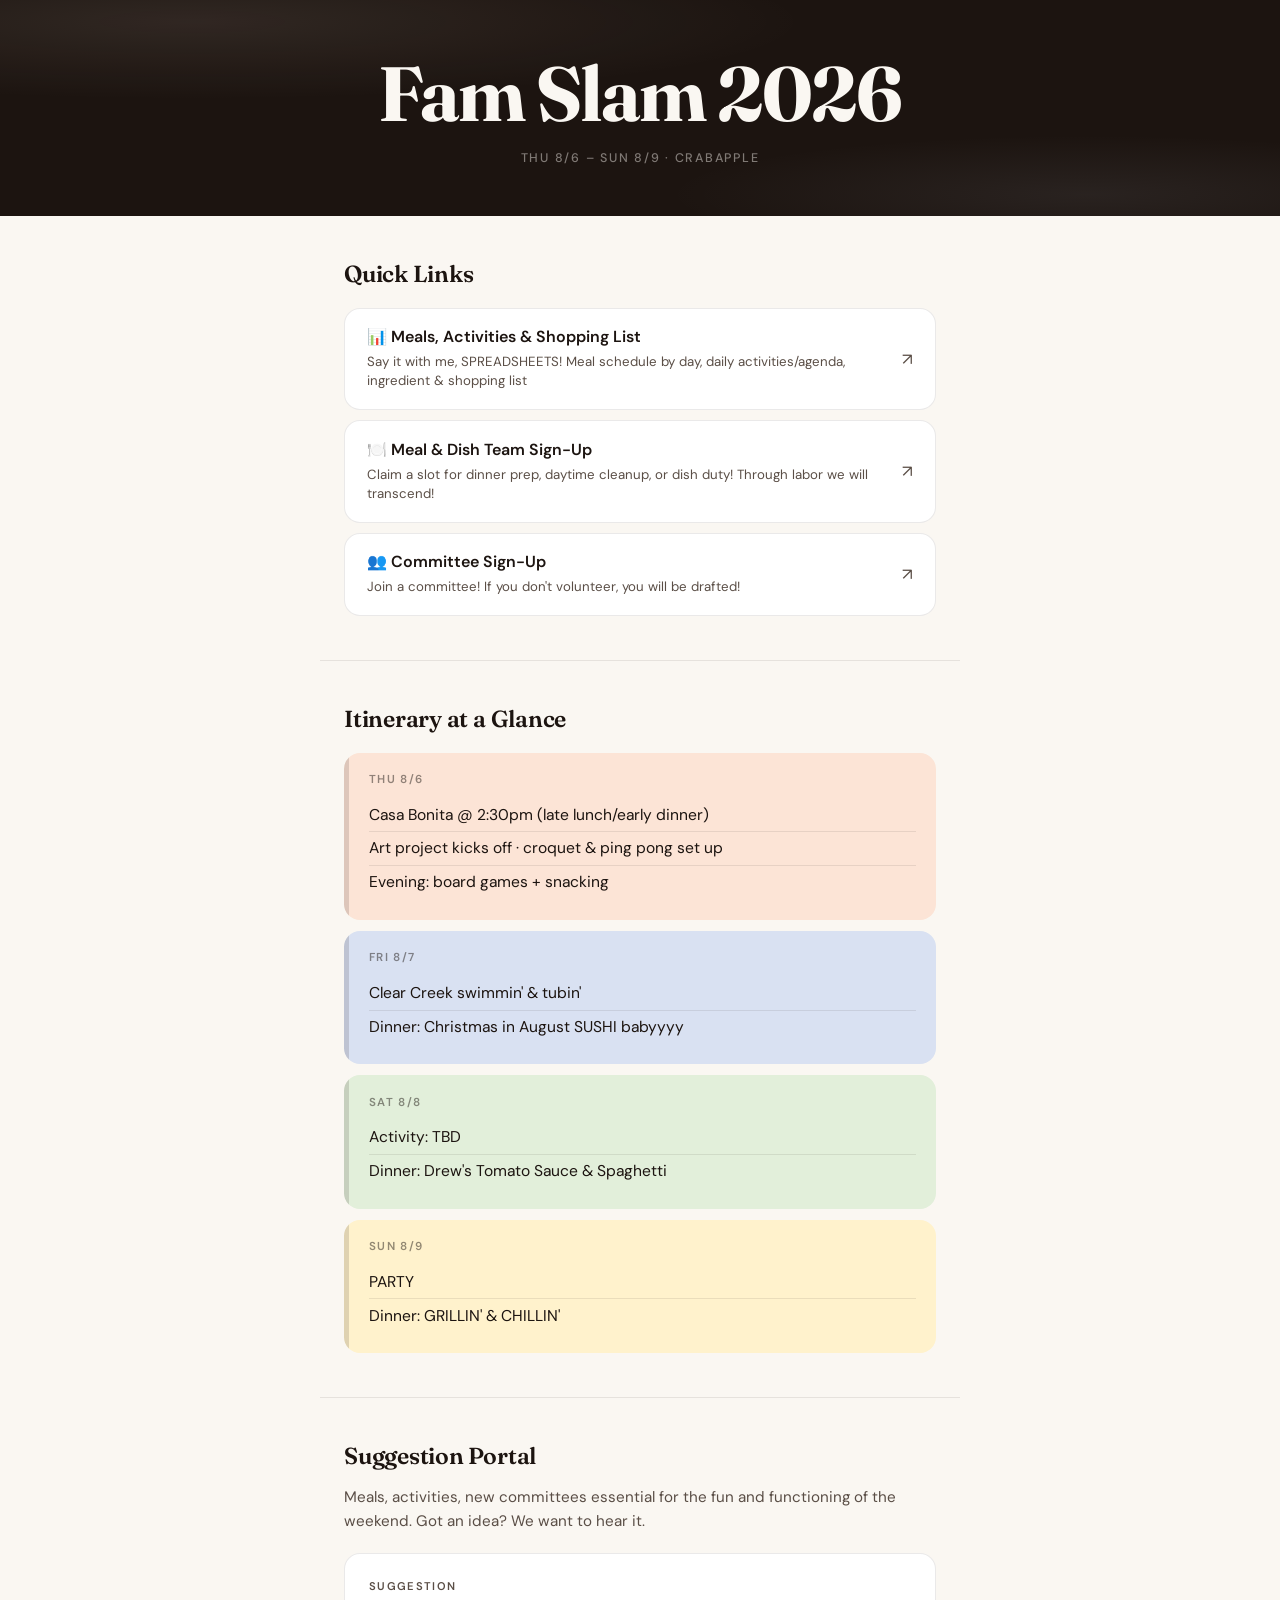
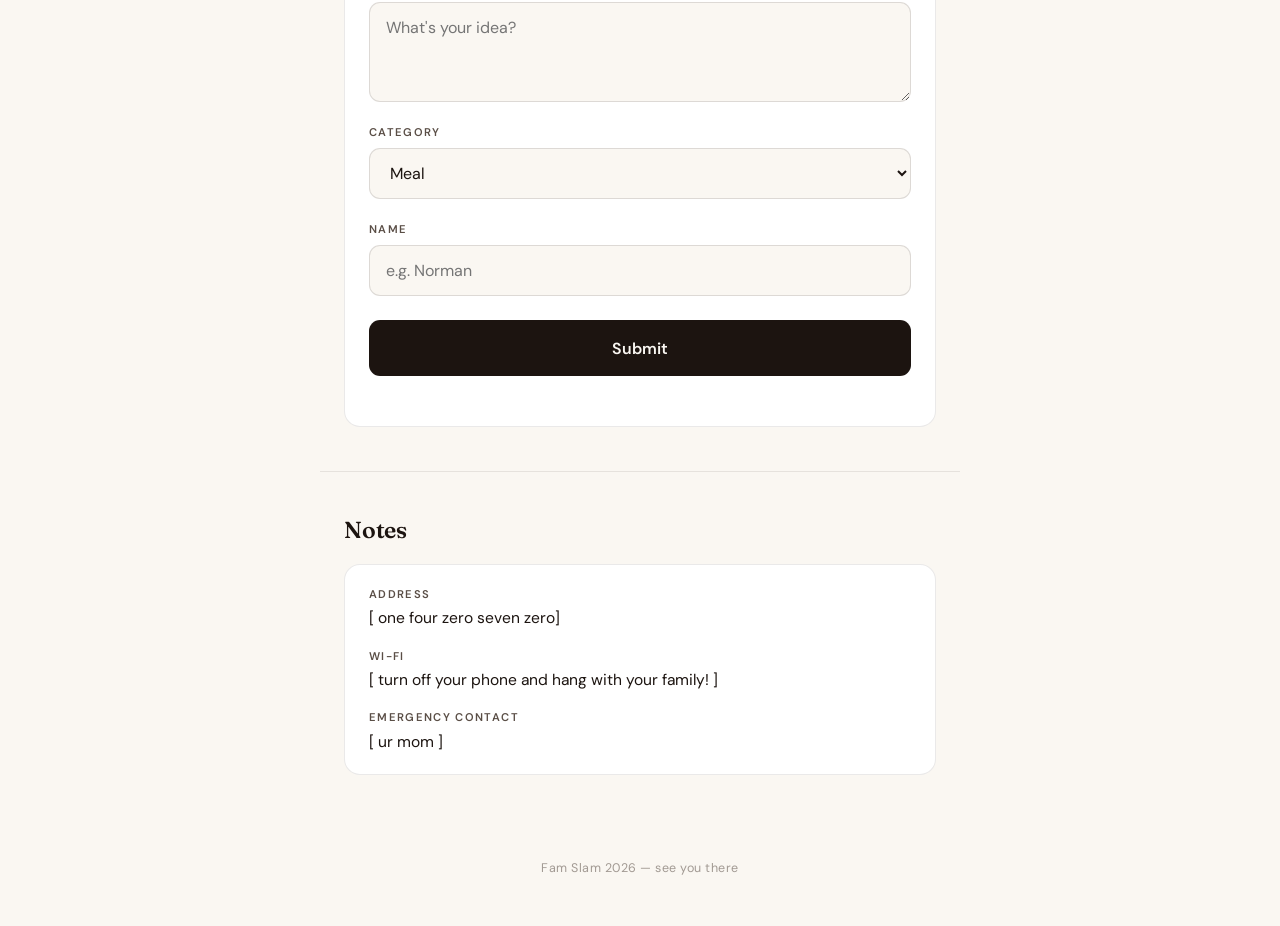
<file: index.html>
<!DOCTYPE html>
<html lang="en">
<head>
  <meta charset="UTF-8">
  <meta name="viewport" content="width=device-width, initial-scale=1.0">
  <title>Fam Slam 2026</title>
  <link rel="preconnect" href="https://fonts.googleapis.com">
  <link rel="preconnect" href="https://fonts.gstatic.com" crossorigin>
  <link rel="stylesheet" href="https://fonts.googleapis.com/css2?family=DM+Sans:wght@400;500;600&family=Fraunces:ital,opsz,wght@0,9..144,600;0,9..144,700;1,9..144,400&display=swap">
  <link rel="stylesheet" href="css/style.css">

  <!-- Favicon -->
  <link rel="icon" href="images/marva-favicon.png" type="image/png">
  <link rel="apple-touch-icon" href="images/marva-favicon.png">

  <!-- Link preview (iMessage, etc.) -->
  <meta property="og:type" content="website">
  <meta property="og:title" content="Fam Slam 2026">
  <meta property="og:description" content="Parrish Family Reunion · Aug 6–9, 2026 · Crabapple">
  <meta property="og:image" content="https://pleadthefish.github.io/fam-slam-2026/images/preview.png">
  <meta property="og:url" content="https://pleadthefish.github.io/fam-slam-2026/">
</head>
<body>

  <header>
    <h1>Fam Slam 2026</h1>
    <p class="event-meta">Thu 8/6 – Sun 8/9 &middot; Crabapple</p>
  </header>

  <main>

    <section id="quick-links">
      <h2>Quick Links</h2>
      <div class="link-cards" id="link-cards">
        <!-- Populated by js/main.js -->
      </div>
    </section>

    <section id="itinerary">
      <h2>Itinerary at a Glance</h2>
      <div class="itinerary-grid" id="itinerary-days">
        <!-- Populated by js/main.js -->
      </div>
    </section>

    <section id="suggestions">
      <h2>Suggestion Portal</h2>
      <p class="section-description">Meals, activities, new committees essential for the fun and functioning of the weekend. Got an idea? We want to hear it.</p>
      <form id="suggestion-form" novalidate>
        <label for="suggestion">Suggestion</label>
        <textarea id="suggestion" name="suggestion" placeholder="What's your idea?" required></textarea>

        <label for="category">Category</label>
        <select id="category" name="category" required>
          <option value="Meal">Meal</option>
          <option value="Activity">Activity</option>
          <option value="Committee">Committee</option>
          <option value="Other">Other</option>
        </select>

        <label for="initials">Name</label>
        <input type="text" id="initials" name="initials" placeholder="e.g. Norman" required>

        <button type="submit">Submit</button>
        <p id="form-status" role="status" aria-live="polite"></p>
      </form>
    </section>

    <section id="suggestions-ticker" style="display:none">
      <h2>What the fam is thinking</h2>
      <div class="ticker-wrap">
        <div class="ticker-track" id="ticker-track"></div>
      </div>
      <a href="suggestions.html" class="ticker-cta">See all &amp; vote →</a>
    </section>

    <section id="notes">
      <h2>Notes</h2>
      <div id="notes-content">
        <!-- Populated by js/main.js -->
      </div>
    </section>

  </main>

  <footer>
    Fam Slam 2026 &mdash; see you there
  </footer>

  <script src="js/main.js"></script>
</body>
</html>
</file>
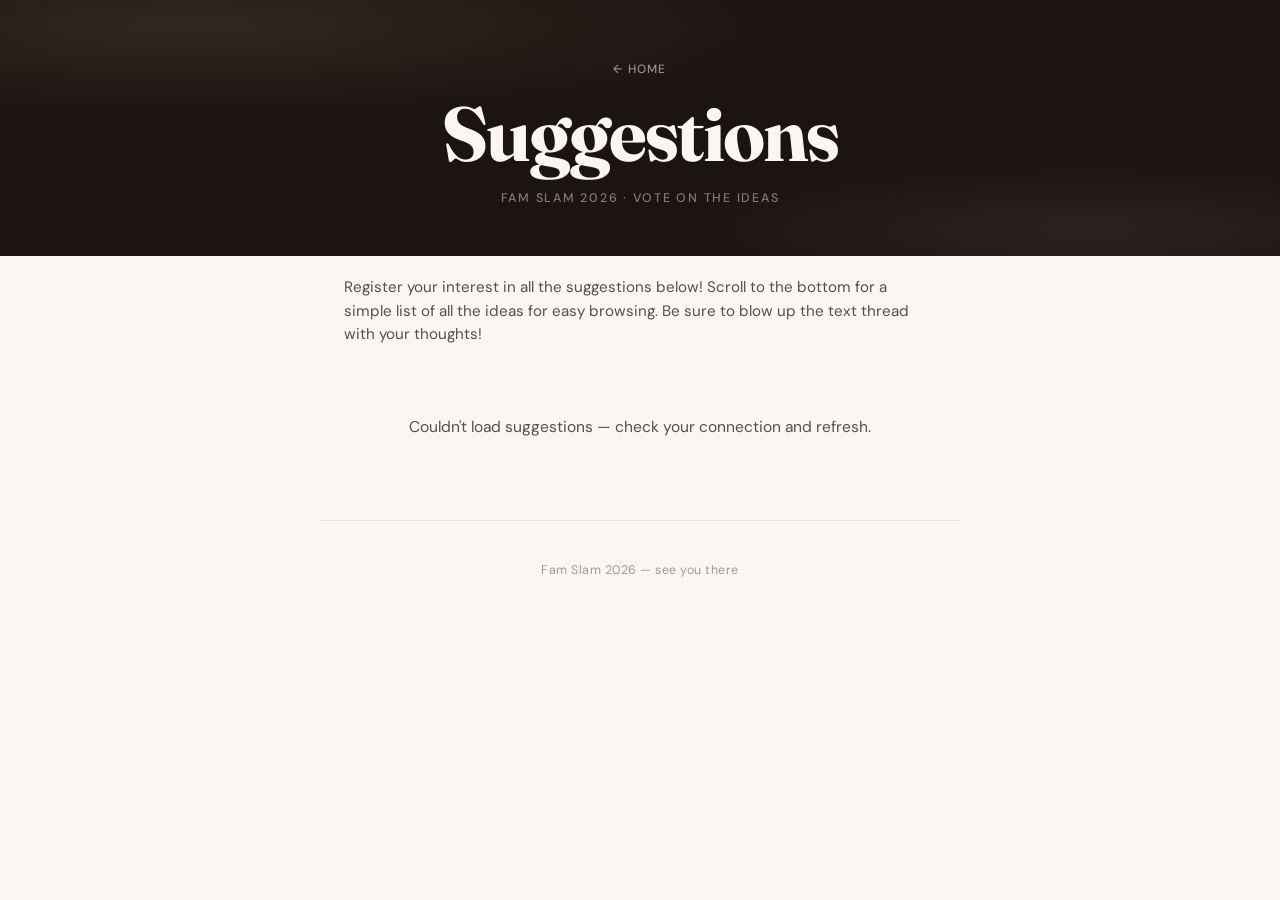
<file: suggestions.html>
<!DOCTYPE html>
<html lang="en">
<head>
  <meta charset="UTF-8">
  <meta name="viewport" content="width=device-width, initial-scale=1.0">
  <title>Suggestions — Fam Slam 2026</title>
  <link rel="preconnect" href="https://fonts.googleapis.com">
  <link rel="preconnect" href="https://fonts.gstatic.com" crossorigin>
  <link rel="stylesheet" href="https://fonts.googleapis.com/css2?family=DM+Sans:wght@400;500;600&family=Fraunces:ital,opsz,wght@0,9..144,600;0,9..144,700;1,9..144,400&display=swap">
  <link rel="stylesheet" href="css/style.css">
  <link rel="stylesheet" href="css/suggestions.css">
  <link rel="icon" href="images/marva-favicon.png" type="image/png">
  <link rel="apple-touch-icon" href="images/marva-favicon.png">
</head>
<body>

  <header>
    <a href="index.html" class="back-link">← Home</a>
    <h1>Suggestions</h1>
    <p class="event-meta">Fam Slam 2026 · Vote on the ideas</p>
  </header>

  <main>
    <section id="suggestions-list">
      <p class="section-description">Register your interest in all the suggestions below! Scroll to the bottom for a simple list of all the ideas for easy browsing. Be sure to blow up the text thread with your thoughts!</p>
      <div id="suggestions-container">
        <p class="loading-state">Loading suggestions…</p>
      </div>
    </section>

    <section id="suggestions-index" style="display:none">
      <h2>All Suggestions</h2>
      <ul id="suggestions-index-list"></ul>
    </section>
  </main>

  <footer>
    Fam Slam 2026 &mdash; see you there
  </footer>

  <script src="js/suggestions.js"></script>
</body>
</html>
</file>
<file: css/style.css>
/* ── Custom Properties ───────────────────────────────────── */
:root {
  --cream:        #FAF7F2;
  --ink:          #1C1410;
  --ink-mid:      #5A4E46;
  --ink-faint:    rgba(28, 20, 16, 0.38);
  --border:       rgba(28, 20, 16, 0.09);
  --white:        #FFFFFF;
  --radius-card:  16px;
  --radius-input: 11px;
  --font-display: 'Fraunces', Georgia, serif;
  --font-body:    'DM Sans', system-ui, sans-serif;

  /* Day palette */
  --thu: #FCE4D6;
  --fri: #D9E1F2;
  --sat: #E2EFDA;
  --sun: #FFF2CC;
}

/* ── Reset ───────────────────────────────────────────────── */
*, *::before, *::after {
  box-sizing: border-box;
  margin: 0;
  padding: 0;
}

html {
  -webkit-text-size-adjust: 100%;
  text-size-adjust: 100%;
}

/* ── Base ────────────────────────────────────────────────── */
body {
  font-family: var(--font-body);
  font-size: 16px;
  line-height: 1.55;
  color: var(--ink);
  background: var(--cream);
  min-height: 100dvh;
}

/* ── Header ──────────────────────────────────────────────── */
header {
  background: var(--ink);
  /* very subtle warmth bloom — nearly invisible, purely atmospheric */
  background-image:
    radial-gradient(ellipse 80% 60% at 15% 10%, rgba(252,228,214,0.09) 0%, transparent 60%),
    radial-gradient(ellipse 60% 50% at 85% 90%, rgba(217,225,242,0.07) 0%, transparent 55%);
  color: var(--cream);
  padding: 3.5rem 1.5rem 3rem;
  text-align: center;
  animation: fadeUp 0.55s cubic-bezier(0.22, 1, 0.36, 1) both;
}

header h1 {
  font-family: var(--font-display);
  font-size: clamp(2.6rem, 12vw, 4.8rem);
  font-weight: 700;
  line-height: 1.0;
  letter-spacing: -0.025em;
  color: var(--cream);
}

header .event-meta {
  margin-top: 1rem;
  font-size: 0.78rem;
  font-weight: 500;
  letter-spacing: 0.14em;
  text-transform: uppercase;
  color: var(--ink-faint);
  color: rgba(250, 247, 242, 0.45);
}

/* ── Layout ──────────────────────────────────────────────── */
main {
  max-width: 640px;
  margin: 0 auto;
}

section {
  padding: 2.75rem 1.5rem;
  border-bottom: 1px solid var(--border);
}

section:last-of-type {
  border-bottom: none;
}

section > h2 {
  font-family: var(--font-display);
  font-size: 1.45rem;
  font-weight: 600;
  letter-spacing: -0.01em;
  line-height: 1.2;
  color: var(--ink);
  margin-bottom: 1.25rem;
}

/* staggered section reveals */
main section:nth-child(1) { animation: fadeUp 0.55s 0.07s cubic-bezier(0.22, 1, 0.36, 1) both; }
main section:nth-child(2) { animation: fadeUp 0.55s 0.14s cubic-bezier(0.22, 1, 0.36, 1) both; }
main section:nth-child(3) { animation: fadeUp 0.55s 0.21s cubic-bezier(0.22, 1, 0.36, 1) both; }
main section:nth-child(4) { animation: fadeUp 0.55s 0.28s cubic-bezier(0.22, 1, 0.36, 1) both; }
main section:nth-child(5) { animation: fadeUp 0.55s 0.35s cubic-bezier(0.22, 1, 0.36, 1) both; }

@media (prefers-reduced-motion: reduce) {
  header, main section { animation: none; }
}

/* ── Quick Links ─────────────────────────────────────────── */
.link-cards {
  display: flex;
  flex-direction: column;
  gap: 0.65rem;
}

a.link-card,
span.link-card {
  display: flex;
  align-items: center;
  justify-content: space-between;
  gap: 1rem;
  background: var(--white);
  border: 1.5px solid var(--border);
  border-radius: var(--radius-card);
  padding: 1.15rem 1.35rem;
  text-decoration: none;
  color: var(--ink);
  -webkit-tap-highlight-color: transparent;
  transition: background 0.12s, border-color 0.12s, transform 0.08s;
}

.link-card-body {
  display: flex;
  flex-direction: column;
  gap: 0.25rem;
}

.link-card-label {
  font-size: 1rem;
  font-weight: 600;
  line-height: 1.3;
}

.link-card-desc {
  font-size: 0.83rem;
  font-weight: 400;
  color: var(--ink-mid);
  line-height: 1.45;
}

a.link-card:active {
  background: #F2EDE4;
  border-color: rgba(28, 20, 16, 0.22);
  transform: scale(0.975);
}

@media (hover: hover) {
  a.link-card:hover {
    background: #FDFAF5;
    border-color: rgba(28, 20, 16, 0.2);
  }
}

.link-card .arrow {
  font-size: 1.05rem;
  color: var(--ink-mid);
  flex-shrink: 0;
  transition: transform 0.12s;
}

a.link-card:hover .arrow {
  transform: translate(2px, -2px);
}

/* ── Itinerary ───────────────────────────────────────────── */
.itinerary-grid {
  display: flex;
  flex-direction: column;
  gap: 0.7rem;
}

.day-card {
  border-radius: var(--radius-card);
  padding: 1.15rem 1.25rem 1.3rem 1.55rem;
  position: relative;
  overflow: hidden;
}

/* left accent strip — slightly deeper tint of the card color */
.day-card::before {
  content: '';
  position: absolute;
  left: 0;
  top: 0;
  bottom: 0;
  width: 5px;
  background: rgba(28, 20, 16, 0.14);
  border-radius: 2px 0 0 2px;
}

.day-card h3 {
  font-family: var(--font-body);
  font-size: 0.72rem;
  font-weight: 600;
  letter-spacing: 0.12em;
  text-transform: uppercase;
  color: rgba(28, 20, 16, 0.48);
  margin-bottom: 0.6rem;
}

.day-card ul {
  list-style: none;
  padding: 0;
}

.day-card li {
  font-size: 0.975rem;
  line-height: 1.45;
  color: var(--ink);
  padding: 0.32rem 0;
}

.day-card li + li {
  border-top: 1px solid rgba(28, 20, 16, 0.09);
}

/* ── Section description ─────────────────────────────────── */
.section-description {
  font-size: 0.95rem;
  color: var(--ink-mid);
  line-height: 1.55;
  margin-bottom: 1.25rem;
  margin-top: -0.25rem;
}

/* ── Suggestion Form ─────────────────────────────────────── */
#suggestion-form {
  background: var(--white);
  border: 1.5px solid var(--border);
  border-radius: var(--radius-card);
  padding: 1.5rem;
  display: flex;
  flex-direction: column;
  gap: 0.4rem;
}

#suggestion-form label {
  font-size: 0.7rem;
  font-weight: 600;
  letter-spacing: 0.12em;
  text-transform: uppercase;
  color: var(--ink-mid);
  margin-top: 1rem;
}

#suggestion-form label:first-child {
  margin-top: 0;
}

#suggestion-form textarea,
#suggestion-form select,
#suggestion-form input[type="text"] {
  width: 100%;
  padding: 0.8rem 1rem;
  border: 1.5px solid rgba(28, 20, 16, 0.13);
  border-radius: var(--radius-input);
  font-family: var(--font-body);
  font-size: 16px; /* critical: prevents iOS auto-zoom on focus */
  line-height: 1.5;
  color: var(--ink);
  background: var(--cream);
  transition: border-color 0.15s, background 0.15s;
}

/* keep native select appearance on iOS — the wheel picker is more usable than a custom one */
#suggestion-form textarea,
#suggestion-form input[type="text"] {
  -webkit-appearance: none;
  appearance: none;
}

#suggestion-form textarea {
  min-height: 100px;
  resize: vertical;
}

#suggestion-form textarea:focus,
#suggestion-form select:focus,
#suggestion-form input[type="text"]:focus {
  outline: none;
  border-color: rgba(28, 20, 16, 0.42);
  background: var(--white);
}

#suggestion-form button[type="submit"] {
  margin-top: 1.1rem;
  height: 56px;
  padding: 0 1.25rem;
  background: var(--ink);
  color: var(--cream);
  border: none;
  border-radius: var(--radius-input);
  font-family: var(--font-body);
  font-size: 1rem;
  font-weight: 600;
  letter-spacing: 0.01em;
  cursor: pointer;
  -webkit-tap-highlight-color: transparent;
  transition: background 0.12s, transform 0.08s;
}

#suggestion-form button[type="submit"]:active:not(:disabled) {
  transform: scale(0.975);
  background: #3D2B1F;
}

@media (hover: hover) {
  #suggestion-form button[type="submit"]:hover:not(:disabled) {
    background: #3D2B1F;
  }
}

#suggestion-form button[type="submit"]:disabled {
  background: rgba(28, 20, 16, 0.22);
  cursor: not-allowed;
}

#form-status {
  min-height: 1.4em;
  padding-top: 0.3rem;
  font-size: 0.88rem;
  text-align: center;
}

#form-status.success { color: #2A6E2A; }
#form-status.error   { color: #B03A2A; }

/* ── Notes ───────────────────────────────────────────────── */
.notes-list {
  background: var(--white);
  border: 1.5px solid var(--border);
  border-radius: var(--radius-card);
  padding: 1.3rem 1.5rem;
}

.notes-list dt {
  font-size: 0.7rem;
  font-weight: 600;
  letter-spacing: 0.12em;
  text-transform: uppercase;
  color: var(--ink-mid);
  margin-top: 1.1rem;
}

.notes-list dt:first-child {
  margin-top: 0;
}

.notes-list dd {
  margin: 0.25rem 0 0;
  font-size: 0.975rem;
  color: var(--ink);
  line-height: 1.45;
}

/* ── Footer ──────────────────────────────────────────────── */
footer {
  text-align: center;
  font-size: 0.78rem;
  letter-spacing: 0.04em;
  color: var(--ink-mid);
  opacity: 0.55;
  padding: 2.5rem 1.5rem 3rem;
}

/* ── Suggestions Ticker ──────────────────────────────────── */
#suggestions-ticker {
  padding-left: 0;
  padding-right: 0;
}

#suggestions-ticker h2,
.ticker-cta {
  padding-left: 1.5rem;
  padding-right: 1.5rem;
}

.ticker-wrap {
  position: relative;
  overflow: hidden;
  border-top: 1px solid var(--border);
  border-bottom: 1px solid var(--border);
  margin: 1rem 0 1.1rem;
  padding: 0.7rem 0;
}

.ticker-wrap::before,
.ticker-wrap::after {
  content: '';
  position: absolute;
  top: 0;
  bottom: 0;
  width: 2.5rem;
  z-index: 1;
  pointer-events: none;
}

.ticker-wrap::before {
  left: 0;
  background: linear-gradient(to right, var(--cream), transparent);
}

.ticker-wrap::after {
  right: 0;
  background: linear-gradient(to left, var(--cream), transparent);
}

.ticker-track {
  display: flex;
  width: max-content;
  animation: ticker-scroll 30s linear infinite;
}

@keyframes ticker-scroll {
  from { transform: translateX(0); }
  to   { transform: translateX(-50%); }
}

@media (prefers-reduced-motion: reduce) {
  .ticker-track { animation: none; }
}

.ticker-item {
  display: inline-flex;
  align-items: center;
  gap: 0.5em;
  padding: 0 1.75rem;
  font-size: 0.9rem;
  white-space: nowrap;
  color: var(--ink);
}

.ticker-item + .ticker-item::before {
  content: '·';
  margin-right: 1.25rem;
  color: var(--ink-faint);
}

.ticker-category {
  font-size: 0.63rem;
  font-weight: 600;
  letter-spacing: 0.1em;
  text-transform: uppercase;
  color: var(--ink-mid);
  border: 1px solid var(--border);
  padding: 0.15em 0.55em;
  border-radius: 20px;
  flex-shrink: 0;
}

.ticker-initials {
  color: var(--ink-faint);
  font-style: italic;
}

.ticker-cta {
  display: inline-block;
  font-size: 0.875rem;
  font-weight: 600;
  color: var(--ink);
  text-decoration: none;
  border-bottom: 1.5px solid var(--ink);
  padding-bottom: 1px;
  -webkit-tap-highlight-color: transparent;
  transition: opacity 0.12s;
}

.ticker-cta:active { opacity: 0.6; }

@media (hover: hover) {
  .ticker-cta:hover { opacity: 0.65; }
}

/* ── Animation ───────────────────────────────────────────── */
@keyframes fadeUp {
  from { opacity: 0; transform: translateY(18px); }
  to   { opacity: 1; transform: translateY(0); }
}
</file>
<file: css/suggestions.css>
/* ── Suggestions Page Header ─────────────────────────────── */
.back-link {
  display: inline-block;
  font-size: 0.75rem;
  font-weight: 500;
  letter-spacing: 0.1em;
  text-transform: uppercase;
  color: rgba(250, 247, 242, 0.55);
  text-decoration: none;
  margin-bottom: 1.1rem;
  -webkit-tap-highlight-color: transparent;
  transition: color 0.12s;
}

.back-link:active,
.back-link:hover { color: var(--cream); }

/* ── Cards container ─────────────────────────────────────── */
#suggestions-list {
  padding-top: 1.5rem;
  padding-bottom: 2rem;
}

#suggestions-container {
  display: flex;
  flex-direction: column;
  gap: 0.5rem;
}

/* ── Suggestion Card ─────────────────────────────────────── */
.suggestion-card {
  background: var(--white);
  border: 1.5px solid var(--border);
  border-radius: var(--radius-card);
  padding: 0.8rem 1.1rem 0.75rem;
}

.card-header {
  display: flex;
  align-items: center;
  margin-bottom: 0.35rem;
}

.category-badge {
  font-size: 0.6rem;
  font-weight: 600;
  letter-spacing: 0.11em;
  text-transform: uppercase;
  color: var(--ink-mid);
  border: 1px solid var(--border);
  padding: 0.15em 0.55em;
  border-radius: 20px;
}

.card-text {
  font-size: 0.95rem;
  line-height: 1.45;
  color: var(--ink);
  margin-bottom: 0.7rem;
}

/* ── Vote Bar ────────────────────────────────────────────── */
.vote-bar {
  height: 6px;
  background: rgba(28, 20, 16, 0.08);
  border-radius: 4px;
  overflow: hidden;
  display: flex;
  margin-bottom: 0.6rem;
}

.bar-segment {
  height: 100%;
  min-width: 0;
  transition: width 0.38s cubic-bezier(0.22, 1, 0.36, 1);
}

.bar-heckyes { background: #3A8A3A; }
.bar-like    { background: #C09420; }
.bar-boring  { background: #B03A2A; }

/* ── Vote Buttons ────────────────────────────────────────── */
.vote-actions {
  display: flex;
  gap: 0.4rem;
  margin-bottom: 0.65rem;
}

.vote-btn {
  flex: 1;
  display: flex;
  flex-direction: column;
  align-items: center;
  gap: 0.15rem;
  padding: 0.45rem 0.15rem 0.4rem;
  border: 1.5px solid transparent;
  border-radius: var(--radius-input);
  font-family: var(--font-body);
  font-size: 0.7rem;
  font-weight: 600;
  line-height: 1.2;
  cursor: pointer;
  -webkit-tap-highlight-color: transparent;
  transition: transform 0.08s, background 0.12s, border-color 0.12s;
}

.vote-btn .vote-count {
  font-size: 0.95rem;
  font-weight: 700;
  line-height: 1;
  display: block;
}

.vote-btn:active { transform: scale(0.95); }

.btn-heckyes {
  background: #EBF5EB;
  color: #256325;
  border-color: rgba(37, 99, 37, 0.18);
}

.btn-like {
  background: #FDF5E0;
  color: #7A5500;
  border-color: rgba(122, 85, 0, 0.18);
}

.btn-boring {
  background: #FDECEA;
  color: #8C2318;
  border-color: rgba(140, 35, 24, 0.18);
}

@media (hover: hover) {
  .btn-heckyes:hover { background: #D5EDD5; }
  .btn-like:hover    { background: #F7EBC5; }
  .btn-boring:hover  { background: #F8D9D6; }
}

/* active = user's current vote */
.btn-heckyes.vote-active { background: #C2E4C2; border-color: rgba(37,99,37,0.55); }
.btn-like.vote-active    { background: #F0E0A0; border-color: rgba(122,85,0,0.55); }
.btn-boring.vote-active  { background: #F2C0BB; border-color: rgba(140,35,24,0.55); }

/* taken = voted elsewhere on this card */
.vote-btn.vote-taken { opacity: 0.45; }

/* label showing current vote */
.voted-label {
  font-size: 0.65rem;
  font-style: italic;
  color: var(--ink-mid);
  margin-left: auto;
}

/* ── Comment Toggle ──────────────────────────────────────── */
.comment-toggle {
  display: block;
  width: 100%;
  padding: 0.35rem 0;
  background: none;
  border: none;
  border-top: 1px solid var(--border);
  font-family: var(--font-body);
  font-size: 0.75rem;
  color: var(--ink-mid);
  text-align: left;
  cursor: pointer;
  -webkit-tap-highlight-color: transparent;
  transition: color 0.12s;
}

.comment-toggle:hover { color: var(--ink); }

/* ── Comment Section ─────────────────────────────────────── */
.comment-section {
  border-top: 1px solid var(--border);
  padding-top: 0.6rem;
  margin-top: 0.4rem;
}

.comment-list {
  list-style: none;
  padding: 0;
  margin: 0 0 0.55rem;
  display: flex;
  flex-direction: column;
  gap: 0.3rem;
}

.comment-item {
  font-size: 0.875rem;
  line-height: 1.45;
  color: var(--ink);
  padding: 0.3rem 0.6rem;
  background: var(--cream);
  border-radius: 8px;
}

.comment-empty {
  font-size: 0.8rem;
  color: var(--ink-faint);
  font-style: italic;
  list-style: none;
}

.comment-input-row {
  display: flex;
  gap: 0.4rem;
}

.comment-input {
  flex: 1;
  padding: 0.45rem 0.7rem;
  border: 1.5px solid rgba(28, 20, 16, 0.13);
  border-radius: var(--radius-input);
  font-family: var(--font-body);
  font-size: 0.875rem;
  color: var(--ink);
  background: var(--cream);
  -webkit-appearance: none;
  appearance: none;
  transition: border-color 0.15s;
}

.comment-input:focus {
  outline: none;
  border-color: rgba(28, 20, 16, 0.42);
  background: var(--white);
}

.comment-submit {
  padding: 0.45rem 0.85rem;
  background: var(--ink);
  color: var(--cream);
  border: none;
  border-radius: var(--radius-input);
  font-family: var(--font-body);
  font-size: 0.8rem;
  font-weight: 600;
  cursor: pointer;
  -webkit-tap-highlight-color: transparent;
  transition: background 0.12s, transform 0.08s;
  white-space: nowrap;
}

.comment-submit:active { transform: scale(0.96); background: #3D2B1F; }

@media (hover: hover) {
  .comment-submit:hover { background: #3D2B1F; }
}

/* ── Suggestions Index ───────────────────────────────────── */
#suggestions-index {
  border-top: 1px solid var(--border);
}

#suggestions-index h2 {
  margin-bottom: 0.75rem;
}

#suggestions-index-list {
  list-style: none;
  padding: 0;
  margin: 0;
  border: 1.5px solid var(--border);
  border-radius: var(--radius-card);
  overflow: hidden;
  background: var(--white);
}

.index-item {
  display: flex;
  align-items: baseline;
  gap: 0.7rem;
  padding: 0.5rem 1rem;
  font-size: 0.875rem;
  line-height: 1.4;
  border-bottom: 1px solid var(--border);
}

.index-item:last-child { border-bottom: none; }

.index-category {
  font-size: 0.6rem;
  font-weight: 600;
  letter-spacing: 0.1em;
  text-transform: uppercase;
  color: var(--ink-mid);
  white-space: nowrap;
  flex-shrink: 0;
  width: 5rem;
}

.index-text {
  color: var(--ink);
}

/* ── States ──────────────────────────────────────────────── */
.loading-state,
.empty-state,
.error-state {
  text-align: center;
  padding: 3rem 1.5rem;
  color: var(--ink-mid);
  font-size: 0.975rem;
  line-height: 1.6;
}

.loading-state { color: var(--ink-faint); }

.empty-state a,
.error-state a {
  color: var(--ink);
  font-weight: 600;
  text-underline-offset: 2px;
}
</file>
